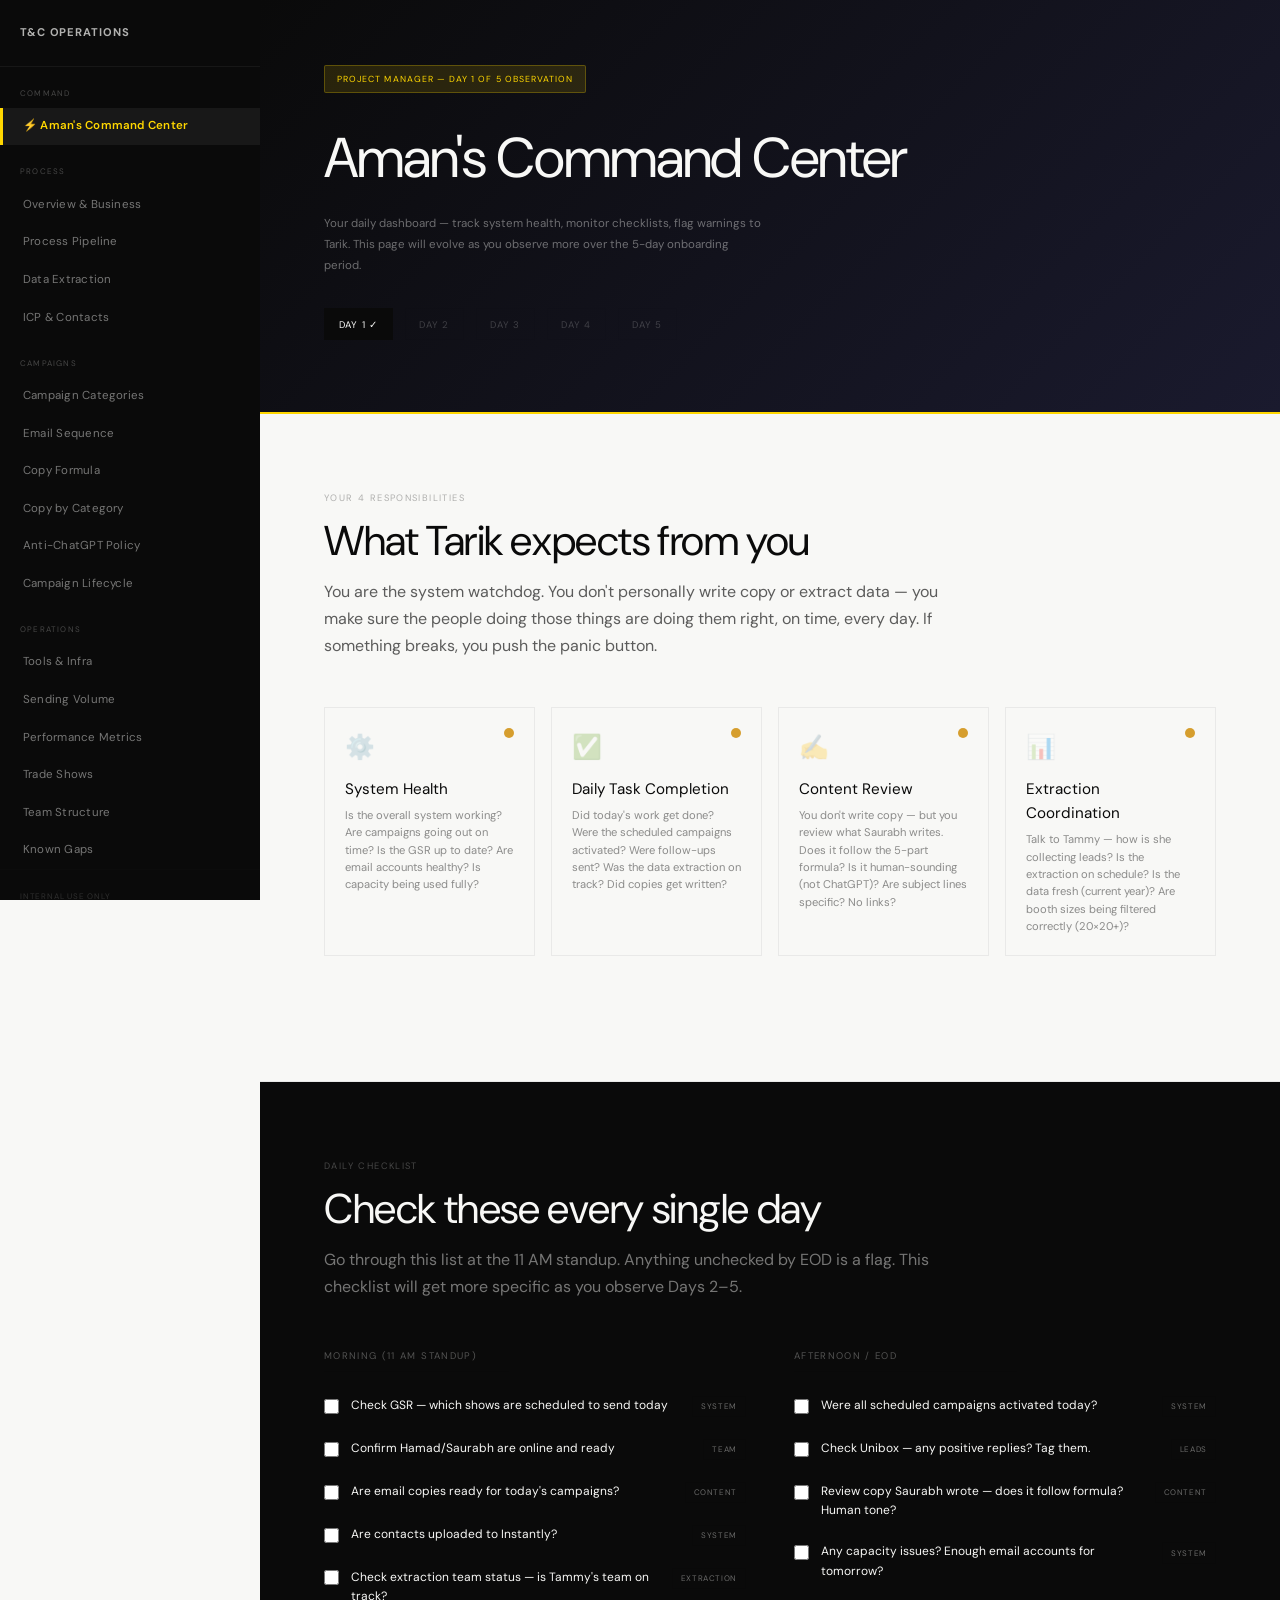
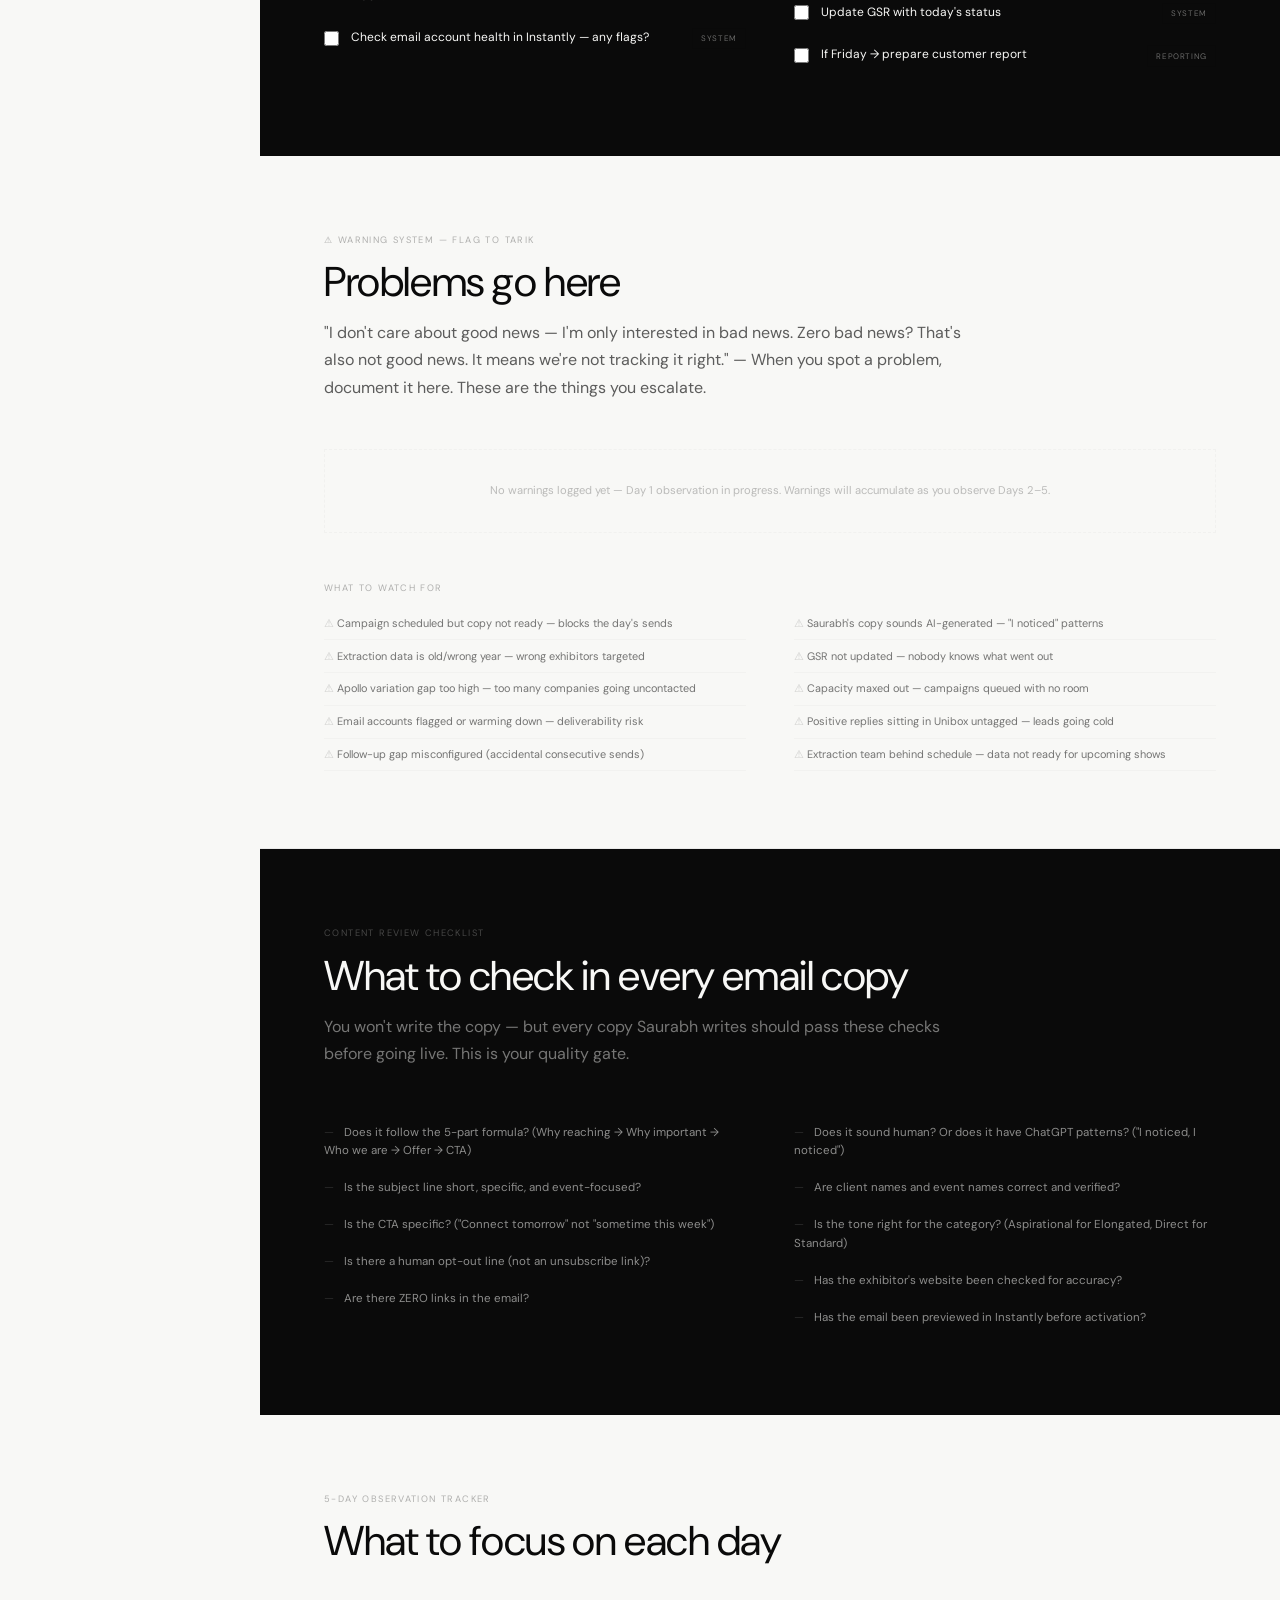
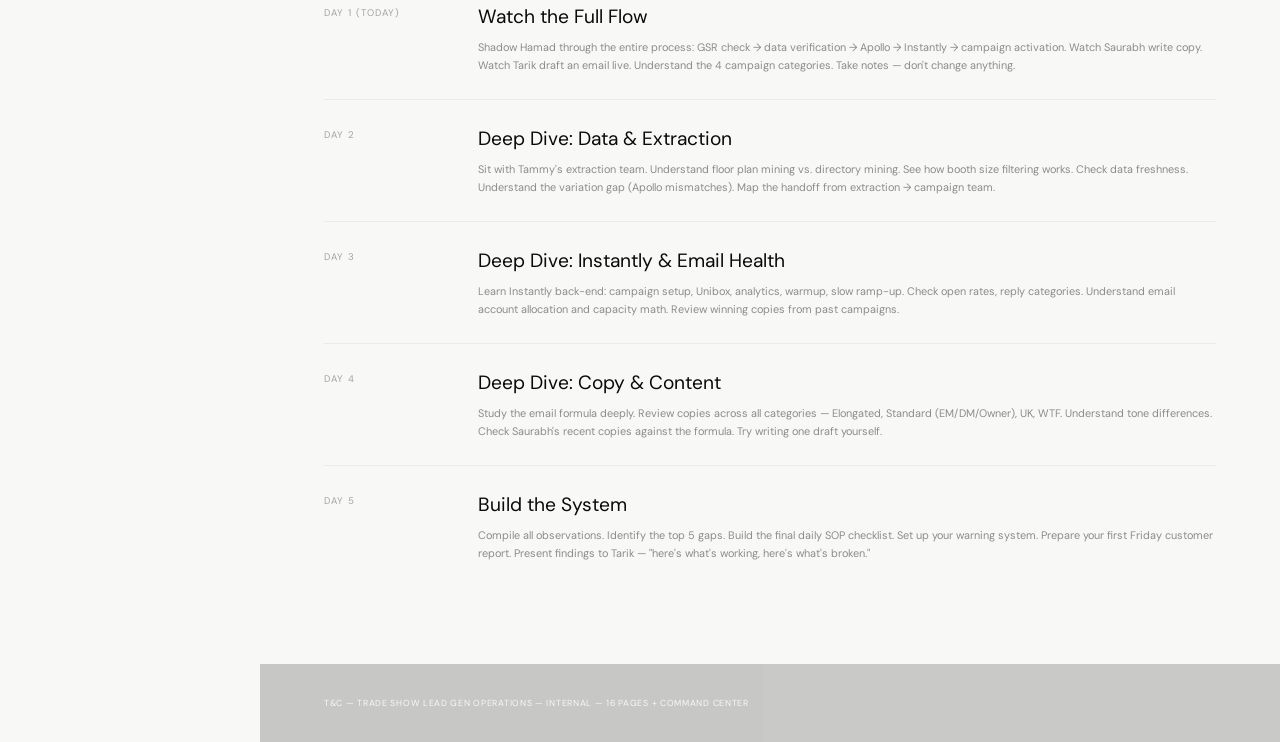
<file: assets/images/Email Marekting Process.html>
<!DOCTYPE html>
<html lang="en">
<head>
<meta charset="UTF-8">
<meta name="viewport" content="width=device-width, initial-scale=1.0">
<title>T&C — Trade Show Lead Gen Operations</title>
<link href="https://fonts.googleapis.com/css2?family=DM+Sans:ital,opsz,wght@0,9..40,300;0,9..40,400;0,9..40,500;0,9..40,600;0,9..40,700;0,9..40,800&display=swap" rel="stylesheet">
<style>
  *,*::before,*::after{margin:0;padding:0;box-sizing:border-box}
  :root{--black:#0a0a0a;--white:#f8f8f6;--red:#e53e3e;--green:#38a169;--yellow:#d69e2e;--font:'DM Sans',sans-serif;--gap:clamp(1.5rem,4vw,3rem);--page-pad:clamp(1.25rem,5vw,5rem)}
  html{font-size:16px;scroll-behavior:smooth}
  body{font-family:var(--font);background:var(--white);color:var(--black);line-height:1.6;-webkit-font-smoothing:antialiased}

  /* LAYOUT */
  .site-shell{min-height:100vh}
  @media(max-width:900px){.sidebar{display:none}.mob-toggle{display:flex !important}}

  /* SIDEBAR */
  .sidebar{position:fixed;top:0;left:0;bottom:0;width:260px;background:var(--black);color:var(--white);overflow-y:auto;z-index:200;display:flex;flex-direction:column}
  .sidebar-brand{padding:1.5rem 1.25rem;font-size:0.7rem;letter-spacing:0.08em;text-transform:uppercase;font-weight:700;opacity:0.7;border-bottom:1px solid rgba(255,255,255,0.08)}
  .sidebar-section-label{padding:1.25rem 1.25rem 0.5rem;font-size:0.5rem;letter-spacing:0.15em;text-transform:uppercase;opacity:0.25}
  .sidebar-link{display:block;padding:0.6rem 1.25rem;font-size:0.72rem;color:var(--white);text-decoration:none;opacity:0.45;transition:all 0.15s;border-left:3px solid transparent;letter-spacing:0.02em}
  .sidebar-link:hover{opacity:0.8;background:rgba(255,255,255,0.04)}
  .sidebar-link.is-active{opacity:1;border-left-color:var(--white);background:rgba(255,255,255,0.06);font-weight:600}
  .sidebar-link.cmd-center{color:#ffd700;opacity:0.7}
  .sidebar-link.cmd-center.is-active{opacity:1;border-left-color:#ffd700}
  .sidebar-footer{margin-top:auto;padding:1.25rem;font-size:0.5rem;letter-spacing:0.1em;text-transform:uppercase;opacity:0.15;border-top:1px solid rgba(255,255,255,0.06)}

  /* MOBILE TOGGLE */
  .mob-toggle{display:none;position:fixed;top:1rem;left:1rem;z-index:300;width:40px;height:40px;background:var(--black);color:var(--white);border:none;border-radius:6px;align-items:center;justify-content:center;font-size:1.2rem;cursor:pointer}
  .sidebar.mob-open{display:flex !important;width:100%;max-width:300px}

  /* MAIN */
  .main-area{margin-left:260px;min-height:100vh}
  @media(max-width:900px){.main-area{margin-left:0}}

  /* PAGE */
  .page{display:none}
  .page.is-active{display:block}

  /* HERO */
  .hero{background:var(--black);color:var(--white);padding:clamp(3rem,8vw,6rem) var(--page-pad) clamp(3rem,6vw,5rem);min-height:60vh;display:flex;flex-direction:column;justify-content:flex-end}
  .hero-eyebrow{font-size:0.6rem;letter-spacing:0.15em;text-transform:uppercase;opacity:0.35;margin-bottom:1.25rem}
  .hero h1{font-size:clamp(2.2rem,5.5vw,4.5rem);font-weight:400;line-height:1.08;max-width:16ch;margin-bottom:1.5rem;letter-spacing:-0.02em}
  .hero-sub{font-size:0.72rem;line-height:1.8;opacity:0.45;max-width:55ch}
  .hero-stats{display:grid;grid-template-columns:repeat(auto-fit,minmax(130px,1fr));gap:1.5rem;margin-top:3rem;padding-top:2rem;border-top:1px solid rgba(255,255,255,0.1)}
  .hero-stat-num{font-size:clamp(1.8rem,3.5vw,2.8rem);font-weight:400;line-height:1;margin-bottom:0.4rem}
  .hero-stat-label{font-size:0.55rem;text-transform:uppercase;letter-spacing:0.1em;opacity:0.35}

  /* SECTION */
  .section{padding:clamp(2.5rem,6vw,5rem) var(--page-pad);border-bottom:1px solid rgba(0,0,0,0.06)}
  .section:last-child{border-bottom:none}
  .section-eyebrow{font-size:0.58rem;letter-spacing:0.15em;text-transform:uppercase;opacity:0.3;margin-bottom:0.75rem}
  .section-headline{font-size:clamp(1.6rem,3.5vw,2.6rem);font-weight:400;line-height:1.15;max-width:24ch;margin-bottom:0.75rem;letter-spacing:-0.01em}
  .section-body{font-size:1rem;line-height:1.7;max-width:58ch;opacity:0.65;margin-bottom:var(--gap)}

  .section-dark{background:var(--black);color:var(--white)}
  .section-dark .section-eyebrow{opacity:0.25}
  .section-dark .section-body{opacity:0.45}
  .section-dark .card{border-color:rgba(255,255,255,0.1)}
  .section-dark .card-body{opacity:0.4}
  .section-dark .card-eyebrow{opacity:0.2}
  .section-dark .data-table th{border-bottom-color:rgba(255,255,255,0.25)}
  .section-dark .data-table td{border-bottom-color:rgba(255,255,255,0.05)}
  .section-dark .bar-track{background:rgba(255,255,255,0.06)}
  .section-dark .bar-fill{background:var(--white)}

  /* GRIDS */
  .two-col{display:grid;grid-template-columns:1fr 1fr;gap:var(--gap)}
  .three-col{display:grid;grid-template-columns:1fr 1fr 1fr;gap:var(--gap)}
  .four-col{display:grid;grid-template-columns:repeat(4,1fr);gap:var(--gap)}
  .five-flow{display:grid;grid-template-columns:repeat(5,1fr);gap:0}
  @media(max-width:768px){.two-col,.three-col{grid-template-columns:1fr}}
  @media(max-width:900px){.four-col{grid-template-columns:1fr 1fr}.five-flow{grid-template-columns:1fr}}

  /* CARD */
  .card{border:1px solid rgba(0,0,0,0.08);padding:clamp(1.25rem,2.5vw,2rem)}
  .card-eyebrow{font-size:0.52rem;letter-spacing:0.14em;text-transform:uppercase;opacity:0.3;margin-bottom:0.65rem}
  .card-title{font-size:clamp(1.2rem,2.2vw,1.6rem);font-weight:400;line-height:1.2;margin-bottom:0.6rem}
  .card-body{font-size:0.85rem;line-height:1.6;opacity:0.55}
  .card-num{font-size:clamp(1.8rem,3.5vw,3rem);font-weight:400;line-height:1;margin-bottom:0.4rem}

  /* TABLE */
  .data-table{width:100%;border-collapse:collapse;font-size:0.72rem}
  .data-table th{text-align:left;font-weight:500;text-transform:uppercase;letter-spacing:0.1em;padding:0.65rem 0.85rem;border-bottom:2px solid var(--black);font-size:0.55rem;opacity:0.35}
  .data-table td{padding:0.65rem 0.85rem;border-bottom:1px solid rgba(0,0,0,0.05);vertical-align:top}
  .data-table tr:last-child td{border-bottom:none}
  .data-table .row-highlight td{font-weight:600;border-top:1px solid var(--black);border-bottom:1px solid var(--black)}
  .section-dark .data-table .row-highlight td{border-color:rgba(255,255,255,0.25)}

  /* BAR */
  .bar-row{display:flex;align-items:center;gap:0.85rem;margin-bottom:0.5rem}
  .bar-label{font-size:0.62rem;width:110px;flex-shrink:0;text-align:right;opacity:0.45}
  .bar-track{flex:1;height:24px;background:rgba(0,0,0,0.04)}
  .bar-fill{height:100%;background:var(--black);transition:width 0.8s ease}
  .bar-value{font-size:0.62rem;width:80px;flex-shrink:0;opacity:0.45}

  /* SEQ FLOW */
  .seq-step{padding:1.5rem 1.2rem;border-right:1px solid rgba(0,0,0,0.06)}
  .seq-step:last-child{border-right:none}
  .seq-num{font-size:0.5rem;letter-spacing:0.14em;text-transform:uppercase;opacity:0.25;margin-bottom:0.75rem}
  .seq-title{font-size:1.1rem;margin-bottom:0.4rem}
  .seq-desc{font-size:0.68rem;opacity:0.45;line-height:1.5}
  @media(max-width:768px){.five-flow .seq-step,.seq-flow .seq-step{border-right:none;border-bottom:1px solid rgba(0,0,0,0.06)}}

  .seq-flow{display:grid;grid-template-columns:repeat(4,1fr);gap:0}
  @media(max-width:768px){.seq-flow{grid-template-columns:1fr}}

  /* STACK */
  .stack-item{display:flex;justify-content:space-between;padding:0.65rem 0;border-bottom:1px solid rgba(0,0,0,0.05);font-size:0.72rem}
  .stack-item:last-child{border-bottom:none}
  .stack-key{opacity:0.45}
  .stack-val{font-weight:500}
  .section-dark .stack-item{border-bottom-color:rgba(255,255,255,0.05)}

  /* CHECKLIST */
  .check-item{font-size:0.72rem;padding:0.55rem 0;border-bottom:1px solid rgba(0,0,0,0.04);opacity:0.55}
  .check-item::before{content:'—';margin-right:0.65rem;opacity:0.25}

  /* CALLOUT */
  .callout{border-left:3px solid var(--black);padding:1.25rem 1.75rem;margin-top:var(--gap)}
  .callout p{font-size:1.05rem;font-style:italic;line-height:1.6;opacity:0.6}
  .section-dark .callout{border-left-color:var(--white)}

  /* REDFLAG */
  .redflag{font-size:0.68rem;padding:0.45rem 0;opacity:0.55;border-bottom:1px solid rgba(0,0,0,0.04)}
  .redflag::before{content:'⚠ ';opacity:0.3}

  /* TIMELINE */
  .timeline-month{display:grid;grid-template-columns:130px 1fr;gap:1.5rem;padding:1.5rem 0;border-bottom:1px solid rgba(0,0,0,0.05)}
  .timeline-month:last-child{border-bottom:none}
  .tl-label{font-size:0.6rem;letter-spacing:0.1em;text-transform:uppercase;opacity:0.35;padding-top:0.2rem}
  .tl-goal{font-size:1.2rem;margin-bottom:0.4rem}
  .tl-detail{font-size:0.68rem;opacity:0.45;line-height:1.65}

  /* PROFILE */
  .profile-card{border:1px solid rgba(255,255,255,0.1);padding:clamp(1.25rem,2.5vw,2rem)}
  .profile-name{font-size:1.3rem;margin-bottom:0.3rem}
  .profile-role{font-size:0.55rem;letter-spacing:0.1em;text-transform:uppercase;opacity:0.35;margin-bottom:0.85rem}
  .profile-detail{font-size:0.8rem;line-height:1.6;opacity:0.45}

  /* FUNNEL */
  .funnel-step{display:flex;align-items:baseline;gap:1.25rem;padding:1rem 0;border-bottom:1px solid rgba(0,0,0,0.05)}
  .funnel-step:last-child{border-bottom:none}
  .funnel-pct{font-size:1.6rem;font-weight:400;min-width:70px;text-align:right}
  .funnel-label{font-size:0.65rem;opacity:0.45;text-transform:uppercase;letter-spacing:0.06em}

  /* EMAIL PREVIEW */
  .email-preview{border:1px solid rgba(0,0,0,0.08);padding:clamp(1.25rem,2.5vw,1.75rem);font-size:0.75rem;line-height:1.65;background:rgba(0,0,0,0.012)}
  .email-preview .ep-label{font-size:0.5rem;letter-spacing:0.12em;text-transform:uppercase;opacity:0.3;margin-bottom:0.85rem;display:block}
  .email-preview .ep-subject{font-weight:600;margin-bottom:0.5rem;font-size:0.82rem}
  .email-preview .ep-body{opacity:0.55}
  .email-preview .ep-body em{font-style:italic;opacity:0.5}

  /* FORMULA */
  .formula-row{display:grid;grid-template-columns:32px 1fr;gap:0.85rem;padding:1rem 0;border-bottom:1px solid rgba(0,0,0,0.05);align-items:start}
  .formula-row:last-child{border-bottom:none}
  .formula-num{font-size:1.3rem;opacity:0.15;text-align:right}
  .formula-title{font-size:1rem;margin-bottom:0.2rem}
  .formula-desc{font-size:0.68rem;opacity:0.45;line-height:1.5}

  /* ═══ COMMAND CENTER ═══ */
  .cmd-hero{background:linear-gradient(135deg,#0a0a0a 0%,#1a1a2e 100%);color:var(--white);padding:clamp(2.5rem,5vw,4rem) var(--page-pad);border-bottom:2px solid #ffd700}
  .cmd-hero h1{font-size:clamp(2rem,4.5vw,3.5rem);font-weight:400;margin-bottom:0.75rem;letter-spacing:-0.02em}
  .cmd-hero .hero-sub{opacity:0.4}
  .cmd-badge{display:inline-block;padding:0.35rem 0.75rem;background:rgba(255,215,0,0.12);border:1px solid rgba(255,215,0,0.25);color:#ffd700;font-size:0.55rem;letter-spacing:0.12em;text-transform:uppercase;border-radius:2px;margin-bottom:1.25rem}

  .cmd-grid{display:grid;grid-template-columns:repeat(4,1fr);gap:1rem;margin-bottom:var(--gap)}
  @media(max-width:900px){.cmd-grid{grid-template-columns:1fr 1fr}}
  @media(max-width:560px){.cmd-grid{grid-template-columns:1fr}}

  .cmd-card{border:1px solid rgba(0,0,0,0.06);padding:1.25rem;position:relative}
  .cmd-card-icon{font-size:1.5rem;margin-bottom:0.65rem;opacity:0.3}
  .cmd-card-title{font-size:0.95rem;margin-bottom:0.35rem}
  .cmd-card-desc{font-size:0.7rem;opacity:0.45;line-height:1.55}
  .cmd-card-status{position:absolute;top:1.25rem;right:1.25rem;width:10px;height:10px;border-radius:50%;background:#ccc}
  .cmd-card-status.green{background:var(--green)}
  .cmd-card-status.yellow{background:var(--yellow)}
  .cmd-card-status.red{background:var(--red)}

  .checklist-section{margin-bottom:var(--gap)}
  .checklist-title{font-size:0.6rem;letter-spacing:0.14em;text-transform:uppercase;opacity:0.3;margin-bottom:0.85rem;padding-bottom:0.5rem;border-bottom:1px solid rgba(0,0,0,0.06)}
  .cl-item{display:flex;align-items:flex-start;gap:0.75rem;padding:0.65rem 0;border-bottom:1px solid rgba(0,0,0,0.035);font-size:0.75rem;cursor:pointer;transition:opacity 0.2s}
  .cl-item input[type="checkbox"]{margin-top:0.15rem;accent-color:var(--black);width:15px;height:15px;cursor:pointer;flex-shrink:0}
  .cl-item.checked{opacity:0.3;text-decoration:line-through}
  .cl-item-text{flex:1}
  .cl-item-tag{font-size:0.5rem;letter-spacing:0.08em;text-transform:uppercase;padding:0.2rem 0.5rem;border:1px solid rgba(0,0,0,0.1);opacity:0.4;white-space:nowrap}

  .warning-box{border:1px solid var(--red);background:rgba(229,62,62,0.03);padding:1.25rem;margin-bottom:0.75rem}
  .warning-box-title{font-size:0.82rem;color:var(--red);margin-bottom:0.35rem}
  .warning-box-desc{font-size:0.7rem;opacity:0.5;line-height:1.5}
  .warning-placeholder{border:1px dashed rgba(0,0,0,0.1);padding:2rem;text-align:center;font-size:0.7rem;opacity:0.25;margin-bottom:0.75rem}

  .obs-day{display:inline-flex;align-items:center;gap:0.5rem;padding:0.45rem 0.85rem;border:1px solid rgba(0,0,0,0.08);font-size:0.6rem;letter-spacing:0.08em;text-transform:uppercase;margin-right:0.5rem;margin-bottom:0.5rem}
  .obs-day.active{background:var(--black);color:var(--white);border-color:var(--black)}
  .obs-day.future{opacity:0.2}

  footer{background:var(--black);color:var(--white);padding:2rem var(--page-pad);font-size:0.55rem;letter-spacing:0.08em;text-transform:uppercase;opacity:0.2}
</style>
</head>
<body>

<button class="mob-toggle" onclick="document.querySelector('.sidebar').classList.toggle('mob-open')">☰</button>

<div class="site-shell">

<!-- ═══ SIDEBAR ═══ -->
<aside class="sidebar">
  <div class="sidebar-brand">T&C Operations</div>

  <div class="sidebar-section-label">Command</div>
  <a class="sidebar-link cmd-center" href="#command" data-page="command">⚡ Aman's Command Center</a>

  <div class="sidebar-section-label">Process</div>
  <a class="sidebar-link" href="#overview" data-page="overview">Overview &amp; Business</a>
  <a class="sidebar-link" href="#pipeline" data-page="pipeline">Process Pipeline</a>
  <a class="sidebar-link" href="#extraction" data-page="extraction">Data Extraction</a>
  <a class="sidebar-link" href="#icp" data-page="icp">ICP &amp; Contacts</a>

  <div class="sidebar-section-label">Campaigns</div>
  <a class="sidebar-link" href="#categories" data-page="categories">Campaign Categories</a>
  <a class="sidebar-link" href="#sequence" data-page="sequence">Email Sequence</a>
  <a class="sidebar-link" href="#copyformula" data-page="copyformula">Copy Formula</a>
  <a class="sidebar-link" href="#copystrategy" data-page="copystrategy">Copy by Category</a>
  <a class="sidebar-link" href="#antigpt" data-page="antigpt">Anti-ChatGPT Policy</a>
  <a class="sidebar-link" href="#lifecycle" data-page="lifecycle">Campaign Lifecycle</a>

  <div class="sidebar-section-label">Operations</div>
  <a class="sidebar-link" href="#tools" data-page="tools">Tools &amp; Infra</a>
  <a class="sidebar-link" href="#volume" data-page="volume">Sending Volume</a>
  <a class="sidebar-link" href="#metrics" data-page="metrics">Performance Metrics</a>
  <a class="sidebar-link" href="#shows" data-page="shows">Trade Shows</a>
  <a class="sidebar-link" href="#team" data-page="team">Team Structure</a>
  <a class="sidebar-link" href="#gaps" data-page="gaps">Known Gaps</a>

  <div class="sidebar-footer">Internal Use Only</div>
</aside>

<!-- ═══ MAIN ═══ -->
<div class="main-area">

<!-- ════════════════════════════════════════ -->
<!-- PAGE: COMMAND CENTER                     -->
<!-- ════════════════════════════════════════ -->
<div class="page is-active" id="page-command" data-page="command">
  <div class="cmd-hero">
    <div class="cmd-badge">Project Manager — Day 1 of 5 Observation</div>
    <h1>Aman's Command Center</h1>
    <div class="hero-sub">Your daily dashboard — track system health, monitor checklists, flag warnings to Tarik. This page will evolve as you observe more over the 5-day onboarding period.</div>
    <div style="margin-top:2rem;">
      <span class="obs-day active">Day 1 ✓</span>
      <span class="obs-day future">Day 2</span>
      <span class="obs-day future">Day 3</span>
      <span class="obs-day future">Day 4</span>
      <span class="obs-day future">Day 5</span>
    </div>
  </div>

  <section class="section">
    <div class="section-eyebrow">Your 4 Responsibilities</div>
    <div class="section-headline">What Tarik expects from you</div>
    <div class="section-body">You are the system watchdog. You don't personally write copy or extract data — you make sure the people doing those things are doing them right, on time, every day. If something breaks, you push the panic button.</div>

    <div class="cmd-grid">
      <div class="cmd-card">
        <div class="cmd-card-status yellow"></div>
        <div class="cmd-card-icon">⚙️</div>
        <div class="cmd-card-title">System Health</div>
        <div class="cmd-card-desc">Is the overall system working? Are campaigns going out on time? Is the GSR up to date? Are email accounts healthy? Is capacity being used fully?</div>
      </div>
      <div class="cmd-card">
        <div class="cmd-card-status yellow"></div>
        <div class="cmd-card-icon">✅</div>
        <div class="cmd-card-title">Daily Task Completion</div>
        <div class="cmd-card-desc">Did today's work get done? Were the scheduled campaigns activated? Were follow-ups sent? Was the data extraction on track? Did copies get written?</div>
      </div>
      <div class="cmd-card">
        <div class="cmd-card-status yellow"></div>
        <div class="cmd-card-icon">✍️</div>
        <div class="cmd-card-title">Content Review</div>
        <div class="cmd-card-desc">You don't write copy — but you review what Saurabh writes. Does it follow the 5-part formula? Is it human-sounding (not ChatGPT)? Are subject lines specific? No links?</div>
      </div>
      <div class="cmd-card">
        <div class="cmd-card-status yellow"></div>
        <div class="cmd-card-icon">📊</div>
        <div class="cmd-card-title">Extraction Coordination</div>
        <div class="cmd-card-desc">Talk to Tammy — how is she collecting leads? Is the extraction on schedule? Is the data fresh (current year)? Are booth sizes being filtered correctly (20×20+)?</div>
      </div>
    </div>
  </section>

  <section class="section section-dark">
    <div class="section-eyebrow">Daily Checklist</div>
    <div class="section-headline">Check these every single day</div>
    <div class="section-body">Go through this list at the 11 AM standup. Anything unchecked by EOD is a flag. This checklist will get more specific as you observe Days 2–5.</div>

    <div class="two-col">
      <div>
        <div class="checklist-title">Morning (11 AM Standup)</div>
        <div class="cl-item" onclick="this.classList.toggle('checked');this.querySelector('input').checked=!this.querySelector('input').checked">
          <input type="checkbox"><div class="cl-item-text">Check GSR — which shows are scheduled to send today</div><span class="cl-item-tag">System</span>
        </div>
        <div class="cl-item" onclick="this.classList.toggle('checked');this.querySelector('input').checked=!this.querySelector('input').checked">
          <input type="checkbox"><div class="cl-item-text">Confirm Hamad/Saurabh are online and ready</div><span class="cl-item-tag">Team</span>
        </div>
        <div class="cl-item" onclick="this.classList.toggle('checked');this.querySelector('input').checked=!this.querySelector('input').checked">
          <input type="checkbox"><div class="cl-item-text">Are email copies ready for today's campaigns?</div><span class="cl-item-tag">Content</span>
        </div>
        <div class="cl-item" onclick="this.classList.toggle('checked');this.querySelector('input').checked=!this.querySelector('input').checked">
          <input type="checkbox"><div class="cl-item-text">Are contacts uploaded to Instantly?</div><span class="cl-item-tag">System</span>
        </div>
        <div class="cl-item" onclick="this.classList.toggle('checked');this.querySelector('input').checked=!this.querySelector('input').checked">
          <input type="checkbox"><div class="cl-item-text">Check extraction team status — is Tammy's team on track?</div><span class="cl-item-tag">Extraction</span>
        </div>
        <div class="cl-item" onclick="this.classList.toggle('checked');this.querySelector('input').checked=!this.querySelector('input').checked">
          <input type="checkbox"><div class="cl-item-text">Check email account health in Instantly — any flags?</div><span class="cl-item-tag">System</span>
        </div>
      </div>
      <div>
        <div class="checklist-title">Afternoon / EOD</div>
        <div class="cl-item" onclick="this.classList.toggle('checked');this.querySelector('input').checked=!this.querySelector('input').checked">
          <input type="checkbox"><div class="cl-item-text">Were all scheduled campaigns activated today?</div><span class="cl-item-tag">System</span>
        </div>
        <div class="cl-item" onclick="this.classList.toggle('checked');this.querySelector('input').checked=!this.querySelector('input').checked">
          <input type="checkbox"><div class="cl-item-text">Check Unibox — any positive replies? Tag them.</div><span class="cl-item-tag">Leads</span>
        </div>
        <div class="cl-item" onclick="this.classList.toggle('checked');this.querySelector('input').checked=!this.querySelector('input').checked">
          <input type="checkbox"><div class="cl-item-text">Review copy Saurabh wrote — does it follow formula? Human tone?</div><span class="cl-item-tag">Content</span>
        </div>
        <div class="cl-item" onclick="this.classList.toggle('checked');this.querySelector('input').checked=!this.querySelector('input').checked">
          <input type="checkbox"><div class="cl-item-text">Any capacity issues? Enough email accounts for tomorrow?</div><span class="cl-item-tag">System</span>
        </div>
        <div class="cl-item" onclick="this.classList.toggle('checked');this.querySelector('input').checked=!this.querySelector('input').checked">
          <input type="checkbox"><div class="cl-item-text">Update GSR with today's status</div><span class="cl-item-tag">System</span>
        </div>
        <div class="cl-item" onclick="this.classList.toggle('checked');this.querySelector('input').checked=!this.querySelector('input').checked">
          <input type="checkbox"><div class="cl-item-text">If Friday → prepare customer report</div><span class="cl-item-tag">Reporting</span>
        </div>
      </div>
    </div>
  </section>

  <section class="section">
    <div class="section-eyebrow">⚠ Warning System — Flag to Tarik</div>
    <div class="section-headline">Problems go here</div>
    <div class="section-body">"I don't care about good news — I'm only interested in bad news. Zero bad news? That's also not good news. It means we're not tracking it right." — When you spot a problem, document it here. These are the things you escalate.</div>

    <div class="warning-placeholder">No warnings logged yet — Day 1 observation in progress. Warnings will accumulate as you observe Days 2–5.</div>

    <div class="section-eyebrow" style="margin-top:var(--gap)">What to watch for</div>
    <div class="two-col">
      <div>
        <div class="redflag">Campaign scheduled but copy not ready — blocks the day's sends</div>
        <div class="redflag">Extraction data is old/wrong year — wrong exhibitors targeted</div>
        <div class="redflag">Apollo variation gap too high — too many companies going uncontacted</div>
        <div class="redflag">Email accounts flagged or warming down — deliverability risk</div>
        <div class="redflag">Follow-up gap misconfigured (accidental consecutive sends)</div>
      </div>
      <div>
        <div class="redflag">Saurabh's copy sounds AI-generated — "I noticed" patterns</div>
        <div class="redflag">GSR not updated — nobody knows what went out</div>
        <div class="redflag">Capacity maxed out — campaigns queued with no room</div>
        <div class="redflag">Positive replies sitting in Unibox untagged — leads going cold</div>
        <div class="redflag">Extraction team behind schedule — data not ready for upcoming shows</div>
      </div>
    </div>
  </section>

  <section class="section section-dark">
    <div class="section-eyebrow">Content Review Checklist</div>
    <div class="section-headline">What to check in every email copy</div>
    <div class="section-body">You won't write the copy — but every copy Saurabh writes should pass these checks before going live. This is your quality gate.</div>
    <div class="two-col">
      <div>
        <div class="check-item">Does it follow the 5-part formula? (Why reaching → Why important → Who we are → Offer → CTA)</div>
        <div class="check-item">Is the subject line short, specific, and event-focused?</div>
        <div class="check-item">Is the CTA specific? ("Connect tomorrow" not "sometime this week")</div>
        <div class="check-item">Is there a human opt-out line (not an unsubscribe link)?</div>
        <div class="check-item">Are there ZERO links in the email?</div>
      </div>
      <div>
        <div class="check-item">Does it sound human? Or does it have ChatGPT patterns? ("I noticed, I noticed")</div>
        <div class="check-item">Are client names and event names correct and verified?</div>
        <div class="check-item">Is the tone right for the category? (Aspirational for Elongated, Direct for Standard)</div>
        <div class="check-item">Has the exhibitor's website been checked for accuracy?</div>
        <div class="check-item">Has the email been previewed in Instantly before activation?</div>
      </div>
    </div>
  </section>

  <section class="section">
    <div class="section-eyebrow">5-Day Observation Tracker</div>
    <div class="section-headline">What to focus on each day</div>
    <div class="timeline-month"><div class="tl-label">Day 1 (Today)</div><div><div class="tl-goal">Watch the Full Flow</div><div class="tl-detail">Shadow Hamad through the entire process: GSR check → data verification → Apollo → Instantly → campaign activation. Watch Saurabh write copy. Watch Tarik draft an email live. Understand the 4 campaign categories. Take notes — don't change anything.</div></div></div>
    <div class="timeline-month"><div class="tl-label">Day 2</div><div><div class="tl-goal">Deep Dive: Data &amp; Extraction</div><div class="tl-detail">Sit with Tammy's extraction team. Understand floor plan mining vs. directory mining. See how booth size filtering works. Check data freshness. Understand the variation gap (Apollo mismatches). Map the handoff from extraction → campaign team.</div></div></div>
    <div class="timeline-month"><div class="tl-label">Day 3</div><div><div class="tl-goal">Deep Dive: Instantly &amp; Email Health</div><div class="tl-detail">Learn Instantly back-end: campaign setup, Unibox, analytics, warmup, slow ramp-up. Check open rates, reply categories. Understand email account allocation and capacity math. Review winning copies from past campaigns.</div></div></div>
    <div class="timeline-month"><div class="tl-label">Day 4</div><div><div class="tl-goal">Deep Dive: Copy &amp; Content</div><div class="tl-detail">Study the email formula deeply. Review copies across all categories — Elongated, Standard (EM/DM/Owner), UK, WTF. Understand tone differences. Check Saurabh's recent copies against the formula. Try writing one draft yourself.</div></div></div>
    <div class="timeline-month"><div class="tl-label">Day 5</div><div><div class="tl-goal">Build the System</div><div class="tl-detail">Compile all observations. Identify the top 5 gaps. Build the final daily SOP checklist. Set up your warning system. Prepare your first Friday customer report. Present findings to Tarik — "here's what's working, here's what's broken."</div></div></div>
  </section>
</div>


<!-- ════════════════════════════════════════ -->
<!-- PAGE: OVERVIEW                           -->
<!-- ════════════════════════════════════════ -->
<div class="page" id="page-overview" data-page="overview">
  <section class="hero">
    <div class="hero-eyebrow">01 — The Business</div>
    <h1>A marketing agency for trade show booth builders.</h1>
    <div class="hero-sub">Built from direct trade show execution experience. The founder traveled to events, managed booths, and realized 85% of builders can't market themselves. The agency fills that gap with cold email lead generation.</div>
    <div class="hero-stats">
      <div><div class="hero-stat-num">$6–7M</div><div class="hero-stat-label">Lead value (2024)</div></div>
      <div><div class="hero-stat-num">85%</div><div class="hero-stat-label">Builders can't market</div></div>
      <div><div class="hero-stat-num">50+</div><div class="hero-stat-label">Builder connections (US)</div></div>
      <div><div class="hero-stat-num">3</div><div class="hero-stat-label">Active customers</div></div>
    </div>
  </section>
  <section class="section">
    <div class="section-headline">How the agency works</div>
    <div class="section-body">Booth builders (carpenters, fabricators, interior decorators) need leads but don't know marketing. Companies like Infosys or Wells Fargo never hire carpenters directly — they outsource booth building. The agency sits in that chain, generating exhibitor leads for the builders via cold email outreach.</div>
    <div class="two-col">
      <div>
        <div class="stack-item"><span class="stack-key">Niche</span><span class="stack-val">Trade show booth builders only</span></div>
        <div class="stack-item"><span class="stack-key">Service</span><span class="stack-val">Cold email lead generation</span></div>
        <div class="stack-item"><span class="stack-key">Primary customer</span><span class="stack-val">Reaction Space</span></div>
        <div class="stack-item"><span class="stack-key">Markets</span><span class="stack-val">US + UK trade shows</span></div>
        <div class="stack-item"><span class="stack-key">Core offer to exhibitors</span><span class="stack-val">Complementary booth design concept (free)</span></div>
        <div class="stack-item"><span class="stack-key">Founder background</span><span class="stack-val">Deloitte → Wells Fargo → Google</span></div>
        <div class="stack-item"><span class="stack-key">Focus policy</span><span class="stack-val">Refused NTT Data to stay in niche</span></div>
        <div class="stack-item"><span class="stack-key">Other ventures</span><span class="stack-val">Pharma company + Exeterly platform</span></div>
      </div>
      <div>
        <div class="card"><div class="card-eyebrow">Complementary Booth Design</div><div class="card-title">The core hook</div><div class="card-body">The agency offers exhibitors a free booth design concept — a professional 3D render of their booth. This is a paid service internally (worth ₹1L+) given away as the conversation opener. If the exhibitor likes it, they engage the builder for the full build.</div></div>
        <div class="card" style="margin-top:var(--gap)"><div class="card-eyebrow">Why not diversify?</div><div class="card-body">"I don't want to defocus. There's a company called NTT Data — they want me to manage their virtual events. I'm not even interested. I just want to stay in this niche and deliver results."</div></div>
      </div>
    </div>
  </section>
</div>


<!-- ════════════════════════════════════════ -->
<!-- PAGE: PIPELINE                           -->
<!-- ════════════════════════════════════════ -->
<div class="page" id="page-pipeline" data-page="pipeline">
  <section class="hero">
    <div class="hero-eyebrow">02 — Process Pipeline</div>
    <h1>Five stages from trade show list to campaign.</h1>
    <div class="hero-sub">Every lead starts with a trade show list from the customer and ends with an outbound campaign on Instantly.</div>
  </section>
  <section class="section">
    <div class="five-flow">
      <div class="seq-step"><div class="seq-num">Step 01</div><div class="seq-title">Trade Show List</div><div class="seq-desc">Customer provides upcoming trade shows to target.</div></div>
      <div class="seq-step"><div class="seq-num">Step 02</div><div class="seq-title">Data Extraction</div><div class="seq-desc">Tammy's team mines exhibitor data from floor plans or directories.</div></div>
      <div class="seq-step"><div class="seq-num">Step 03</div><div class="seq-title">Filtering &amp; CSV</div><div class="seq-desc">Filter by booth size (20×20+), check data freshness, create CSVs.</div></div>
      <div class="seq-step"><div class="seq-num">Step 04</div><div class="seq-title">Apollo Enrichment</div><div class="seq-desc">Upload to Apollo. Extract contacts by ICP. Verified emails only.</div></div>
      <div class="seq-step"><div class="seq-num">Step 05</div><div class="seq-title">Instantly Campaigns</div><div class="seq-desc">Upload contacts. Create campaigns by category. Activate.</div></div>
    </div>
    <div class="callout"><p>"We get the list from the customer. Tammy's team extracts. I create CSVs, upload to Apollo, get contacts, then upload on Instantly by creating new campaigns for each trade show."</p></div>
  </section>
</div>


<!-- ════════════════════════════════════════ -->
<!-- PAGE: EXTRACTION                         -->
<!-- ════════════════════════════════════════ -->
<div class="page" id="page-extraction" data-page="extraction">
  <section class="hero"><div class="hero-eyebrow">03 — Data Extraction</div><h1>Floor plans and directories.</h1><div class="hero-sub">The extraction team mines exhibitor data — the foundation of the entire pipeline.</div></section>
  <section class="section">
    <div class="two-col">
      <div>
        <table class="data-table"><thead><tr><th>Data Point</th><th>Floor Plan</th><th>Directory</th></tr></thead><tbody><tr><td>Exhibitor Name</td><td>✓</td><td>✓</td></tr><tr><td>Booth Number</td><td>✓</td><td>✗</td></tr><tr><td>Booth Size</td><td>✓</td><td>✗</td></tr><tr><td>Company URL</td><td>✓</td><td>✓</td></tr></tbody></table>
        <div style="margin-top:var(--gap)">
          <table class="data-table"><thead><tr><th>Filter</th><th>Value</th></tr></thead><tbody><tr><td>Booth size</td><td>20×20 and above</td></tr><tr><td>Fallback</td><td>10×30 (~300 sq ft)</td></tr><tr><td>Company size</td><td>≤ 5,000 employees</td></tr><tr><td>Email status</td><td>Verified only</td></tr><tr><td>Data freshness</td><td>Current year preferred</td></tr></tbody></table>
        </div>
      </div>
      <div>
        <div class="card"><div class="card-eyebrow">US Example</div><div class="card-body" style="opacity:0.65">Extracted: <strong>493</strong> → After filter: <strong>237</strong> → Apollo match: <strong>176</strong> → Gap: <strong>51</strong> uncontacted</div></div>
        <div class="card" style="margin-top:var(--gap)"><div class="card-eyebrow">UK Example</div><div class="card-body" style="opacity:0.65">Extracted: <strong>114</strong> → Usable: <strong>112</strong>. UK often only has directories (2 data points).</div></div>
        <div class="card" style="margin-top:var(--gap)"><div class="card-eyebrow">Pre-Copy Research</div><div class="card-body">"Whenever I give you a copy, you have to check the website. Third-party info must be verified." The company website is the investigator — always verify before writing.</div></div>
      </div>
    </div>
  </section>
</div>


<!-- ════════════════════════════════════════ -->
<!-- PAGE: ICP                                -->
<!-- ════════════════════════════════════════ -->
<div class="page" id="page-icp" data-page="icp">
  <section class="hero"><div class="hero-eyebrow">04 — ICP &amp; Contacts</div><h1>Three segments, five contacts per company.</h1></section>
  <section class="section">
    <div class="three-col">
      <div class="card"><div class="card-eyebrow">Segment 1</div><div class="card-title">Event Managers</div><div class="card-body">Event Managers, Event Marketing Managers, Field Marketing Managers. Task-oriented. Lowest reply rate. Copy speaks to logistics.</div></div>
      <div class="card"><div class="card-eyebrow">Segment 2</div><div class="card-title">Decision Makers</div><div class="card-body">VPs, Directors, Senior Directors, Heads. Strong replies. ~251 per batch. Copy speaks to strategic value.</div></div>
      <div class="card"><div class="card-eyebrow">Segment 3</div><div class="card-title">Owners / C-Level</div><div class="card-body">CEOs, Founders, C-suite. Highest replies. ~305 per batch. Most direct copy + immediate CTA.</div></div>
    </div>
  </section>
</div>


<!-- ════════════════════════════════════════ -->
<!-- PAGE: CATEGORIES                         -->
<!-- ════════════════════════════════════════ -->
<div class="page" id="page-categories" data-page="categories">
  <section class="hero"><div class="hero-eyebrow">05 — Campaign Categories</div><h1>Four types based on event proximity.</h1></section>
  <section class="section">
    <div class="four-col">
      <div class="card"><div class="card-eyebrow">Elongated</div><div class="card-num" style="font-size:1.8rem">11 mo</div><div class="card-body">Single generic campaign. Brand awareness. No offer. 7-day follow-up gap.</div></div>
      <div class="card"><div class="card-eyebrow">Standard</div><div class="card-num" style="font-size:1.8rem">7–9 mo</div><div class="card-body">3 campaigns (EM/DM/Owner). Complementary offer. 5-day gap. Highest volume.</div></div>
      <div class="card"><div class="card-eyebrow">UK</div><div class="card-num" style="font-size:1.8rem">Ongoing</div><div class="card-body">No category split. Single flow. 8 AM / 10 AM send times.</div></div>
      <div class="card"><div class="card-eyebrow">Walk the Floor</div><div class="card-num" style="font-size:1.8rem">3–4 wk</div><div class="card-body">Vendor attending. Personal tone. "I'll stop by your booth." WTF internally.</div></div>
    </div>
    <div style="margin-top:var(--gap)">
      <table class="data-table"><thead><tr><th>Parameter</th><th>Elongated</th><th>Standard</th><th>UK</th><th>WTF</th></tr></thead><tbody><tr><td>ICP split</td><td>No</td><td>Yes (3)</td><td>No</td><td>No</td></tr><tr><td>Offer disclosed</td><td>No</td><td>Yes</td><td>Yes</td><td>Yes</td></tr><tr><td>Follow-up gap</td><td>7 days</td><td>5 days</td><td>7 days</td><td>5 days</td></tr><tr><td>New contact time</td><td>10 AM</td><td>10 AM</td><td>8 AM</td><td>10 AM</td></tr><tr><td>Follow-up time</td><td>12 PM</td><td>12 PM</td><td>10 AM</td><td>12 PM</td></tr></tbody></table>
    </div>
  </section>
</div>


<!-- ════════════════════════════════════════ -->
<!-- PAGE: SEQUENCE                           -->
<!-- ════════════════════════════════════════ -->
<div class="page" id="page-sequence" data-page="sequence">
  <section class="hero"><div class="hero-eyebrow">06 — Email Sequence</div><h1>1 initial + 3 follow-ups. Plain text. No links.</h1></section>
  <section class="section">
    <div class="seq-flow">
      <div class="seq-step"><div class="seq-num">Email 1</div><div class="seq-title">Initial</div><div class="seq-desc">Longest. Full formula. 10 AM (US) / 8 AM (UK).</div></div>
      <div class="seq-step"><div class="seq-num">Email 2</div><div class="seq-title">Offer Reminder</div><div class="seq-desc">Short. Complementary design. Curiosity. 12 PM.</div></div>
      <div class="seq-step"><div class="seq-num">Email 3</div><div class="seq-title">Urgency</div><div class="seq-desc">"October is closer than it looks." Time pressure.</div></div>
      <div class="seq-step"><div class="seq-num">Email 4</div><div class="seq-title">Breakup</div><div class="seq-desc">"Last note from me." Triggers final response.</div></div>
    </div>
    <div class="two-col" style="margin-top:var(--gap)">
      <div class="card"><div class="card-eyebrow">Critical Rule</div><div class="card-title">Zero links in any email</div><div class="card-body">Links trigger spam. Every email is plain text. Opt-out is a human sentence: "If you already have your builder, let me know and I won't follow up."</div></div>
      <div class="card"><div class="card-eyebrow">Why 4 not 5?</div><div class="card-body">"After the third email they just leave — they don't read. So we reduced from five to four."</div></div>
    </div>
  </section>
</div>


<!-- ════════════════════════════════════════ -->
<!-- PAGE: COPY FORMULA                       -->
<!-- ════════════════════════════════════════ -->
<div class="page" id="page-copyformula" data-page="copyformula">
  <section class="hero"><div class="hero-eyebrow">07 — Copy Formula</div><h1>Five elements, every email, every time.</h1></section>
  <section class="section">
    <div class="two-col">
      <div>
        <div class="formula-row"><div class="formula-num">1</div><div><div class="formula-title">Why am I reaching out?</div><div class="formula-desc">"I was looking at the floor plan for one of our customers and noticed [Company]." Context — not random.</div></div></div>
        <div class="formula-row"><div class="formula-num">2</div><div><div class="formula-title">Why is this important for you?</div><div class="formula-desc">"With 3,400 exhibitors, the stands that start the right conversations are the ones built to stand out."</div></div></div>
        <div class="formula-row"><div class="formula-num">3</div><div><div class="formula-title">Who are we?</div><div class="formula-desc">"We're Reaction Space — we've built for [Client Names]." Keep it to 1–2 lines. Credibility, not a pitch deck.</div></div></div>
        <div class="formula-row"><div class="formula-num">4</div><div><div class="formula-title">What are we offering?</div><div class="formula-desc">"I'd like to offer a complementary design concept." Free design — paid service given away as the hook.</div></div></div>
        <div class="formula-row"><div class="formula-num">5</div><div><div class="formula-title">Call to Action</div><div class="formula-desc">"Can we connect tomorrow?" — Never "this week." Specific. Urgent. Direct.</div></div></div>
      </div>
      <div>
        <div class="email-preview">
          <span class="ep-label">Example — Standard DM (Electronica)</span>
          <div class="ep-subject">Electronica — can I help you at the show?</div>
          <div class="ep-body">Hi [First Name],<br><br>I was looking at the Electronica floor plan for one of our customers and noticed [Company] is also exhibiting.<br><br>With over 3,400 exhibitors and 80,000 visitors from 50+ countries, the stands that start the right conversations on the floor are the ones built to stand out.<br><br>We're Reaction Space — we've built for [Customer], [Customer], and many more.<br><br>I'd love to offer a complementary design concept for your team at Electronica. No commitment.<br><br>Can we connect tomorrow?<br><br><em>[If [Company] already has a stand builder and is happy, just let me know and I won't follow up.]</em></div>
        </div>
      </div>
    </div>
  </section>
</div>


<!-- ════════════════════════════════════════ -->
<!-- PAGE: COPY STRATEGY                      -->
<!-- ════════════════════════════════════════ -->
<div class="page" id="page-copystrategy" data-page="copystrategy">
  <section class="hero"><div class="hero-eyebrow">08 — Copy by Category</div><h1>Aspirational → Confirmatory → Personal.</h1></section>
  <section class="section">
    <div class="two-col">
      <div class="card"><div class="card-eyebrow">Elongated</div><div class="card-title">Brand Awareness</div><div class="card-body" style="opacity:0.65"><strong>Tone:</strong> "We hope you'll be back." No offer. Research: event website, dates, attendee count, industry. Ask for RFP timing, not a meeting. Example: America's Beauty Show, Vision Expo.</div></div>
      <div class="card"><div class="card-eyebrow">Standard</div><div class="card-title">Direct Offer</div><div class="card-body" style="opacity:0.65"><strong>EM:</strong> Logistics angle — "serious logistics operation."<br><strong>DM:</strong> Strategic — "stands that start conversations."<br><strong>Owner:</strong> Most direct — complementary offer + CTA.<br>Example: RSNA, Electronica.</div></div>
    </div>
    <div class="two-col" style="margin-top:var(--gap)">
      <div class="card"><div class="card-eyebrow">Walk the Floor</div><div class="card-title">Personal Connection</div><div class="card-body" style="opacity:0.65">"Will you be on site? I'll stop by your booth." Vendor is physically going. Most personal tone. Example: Apartmentalize. Subject: "Will you be at [Event] later this month?"</div></div>
      <div class="card"><div class="card-eyebrow">Subject Lines</div><div class="card-title">Short + Event + Question</div><div class="card-body" style="opacity:0.65">"Electronica — can I help you?"<br>"RSNA — stand build across two halls"<br>"Are you traveling to New Orleans?"<br>"[Company]'s booth next year — ideas?"</div></div>
    </div>
  </section>
</div>


<!-- ════════════════════════════════════════ -->
<!-- PAGE: ANTI-GPT                           -->
<!-- ════════════════════════════════════════ -->
<div class="page" id="page-antigpt" data-page="antigpt">
  <section class="hero"><div class="hero-eyebrow">09 — Anti-ChatGPT Policy</div><h1>AI copy is killing deliverability.</h1></section>
  <section class="section">
    <div class="two-col">
      <div class="card"><div class="card-eyebrow">The Problem</div><div class="card-body" style="opacity:0.65"><strong>"I noticed, I noticed, I noticed"</strong> — Google has flagged this pattern. Thousands of agencies using same GPT prompts = identical output = spam folder. Instantly's own system detects AI-generated copy.</div></div>
      <div class="card"><div class="card-eyebrow">The Policy</div><div class="card-body" style="opacity:0.65"><strong>GPT for research only.</strong> Understand the event, the industry. Then rewrite everything in your own words. Tarik spent 2 months training a custom GPT — still only uses it for scaffolding. Final copy must sound like a human wrote it.</div></div>
    </div>
    <div class="callout"><p>"We are not the only agency — there are thousands. They all use ChatGPT. So ChatGPT is just a template. Google has already flagged that pattern. You never hit the inbox."</p></div>
  </section>
</div>


<!-- ════════════════════════════════════════ -->
<!-- PAGE: LIFECYCLE                          -->
<!-- ════════════════════════════════════════ -->
<div class="page" id="page-lifecycle" data-page="lifecycle">
  <section class="hero"><div class="hero-eyebrow">10 — Campaign Lifecycle</div><h1>11 months to event day.</h1></section>
  <section class="section">
    <div class="timeline-month"><div class="tl-label">11 Months</div><div><div class="tl-goal">Elongated Launches</div><div class="tl-detail">Previous year data. Brand awareness. No offer. Positive replies noted.</div></div></div>
    <div class="timeline-month"><div class="tl-label">~10 Months</div><div><div class="tl-goal">Elongated Completes</div><div class="tl-detail">4 emails done (~1 month). Non-responders queue for Standard. New floor plan may be available.</div></div></div>
    <div class="timeline-month"><div class="tl-label">7–9 Months</div><div><div class="tl-goal">Re-Extract + Standard</div><div class="tl-detail">Fresh data. 3 campaigns (EM/DM/Owner). Complementary offer. Booth sizes may have changed.</div></div></div>
    <div class="timeline-month"><div class="tl-label">3–4 Weeks</div><div><div class="tl-goal">Walk the Floor</div><div class="tl-detail">Vendor attending. Personal emails. Must complete before event date.</div></div></div>
    <div class="timeline-month"><div class="tl-label">Event Day</div><div><div class="tl-goal">Pause / Complete</div><div class="tl-detail">All campaigns paused. Leads in Pipedrive. Cycle restarts for next year.</div></div></div>
  </section>
</div>


<!-- ════════════════════════════════════════ -->
<!-- PAGE: TOOLS                              -->
<!-- ════════════════════════════════════════ -->
<div class="page" id="page-tools" data-page="tools">
  <section class="hero"><div class="hero-eyebrow">11 — Tools &amp; Infrastructure</div><h1>Apollo, Instantly, Discord.</h1></section>
  <section class="section">
    <table class="data-table"><thead><tr><th>Tool</th><th>Purpose</th></tr></thead><tbody>
      <tr><td>Apollo</td><td>Contact enrichment — CSV upload, ICP filter, verified emails</td></tr>
      <tr><td>Instantly</td><td>Campaigns, warmup, Unibox, analytics, slow ramp-up</td></tr>
      <tr><td>Pipedrive</td><td>CRM — positive leads only</td></tr>
      <tr><td>AMW</td><td>Google reseller — pseudo email accounts for outbound</td></tr>
      <tr><td>Discord</td><td>Virtual office — shifts, standups, coordination</td></tr>
      <tr><td>Google Sheets</td><td>GSR tracking sheet — single source of truth</td></tr>
      <tr><td>ChatGPT (custom)</td><td>Research only — never final copy</td></tr>
    </tbody></table>
  </section>
</div>


<!-- ════════════════════════════════════════ -->
<!-- PAGE: VOLUME                             -->
<!-- ════════════════════════════════════════ -->
<div class="page" id="page-volume" data-page="volume">
  <section class="hero"><div class="hero-eyebrow">12 — Sending Volume</div><h1>~2L unique contacts per year.</h1></section>
  <section class="section">
    <div class="bar-row"><div class="bar-label">Standard/day</div><div class="bar-track"><div class="bar-fill" style="width:85%"></div></div><div class="bar-value">1,400–1,800</div></div>
    <div class="bar-row"><div class="bar-label">UK/batch</div><div class="bar-track"><div class="bar-fill" style="width:8%"></div></div><div class="bar-value">~472</div></div>
    <div class="bar-row"><div class="bar-label">Elongated/batch</div><div class="bar-track"><div class="bar-fill" style="width:3%"></div></div><div class="bar-value">10–60</div></div>
    <div style="margin-top:var(--gap)">
      <table class="data-table"><thead><tr><th>Metric</th><th>Value</th></tr></thead><tbody>
        <tr><td>Email accounts (example)</td><td>24 accounts = 312 capacity</td></tr>
        <tr><td>Another batch</td><td>480 capacity</td></tr>
        <tr class="row-highlight"><td>Yearly unique (2025)</td><td>~1,86,000</td></tr>
        <tr class="row-highlight"><td>Yearly total</td><td>~10,00,000</td></tr>
      </tbody></table>
    </div>
  </section>
</div>


<!-- ════════════════════════════════════════ -->
<!-- PAGE: METRICS                            -->
<!-- ════════════════════════════════════════ -->
<div class="page" id="page-metrics" data-page="metrics">
  <section class="hero"><div class="hero-eyebrow">13 — Performance Metrics</div><h1>200+ leads over two years.</h1></section>
  <section class="section">
    <div class="two-col">
      <div>
        <div class="funnel-step"><div class="funnel-pct">~2L</div><div class="funnel-label">Unique contacts (2025)</div></div>
        <div class="funnel-step"><div class="funnel-pct">249</div><div class="funnel-label">Total leads (2 years, incl referrals)</div></div>
        <div class="funnel-step"><div class="funnel-pct">~200</div><div class="funnel-label">Pure cold email leads</div></div>
        <div class="funnel-step"><div class="funnel-pct">48%</div><div class="funnel-label">Open rate (best campaign)</div></div>
        <div class="funnel-step"><div class="funnel-pct">~0.1%</div><div class="funnel-label">Conversion rate</div></div>
      </div>
      <div>
        <div class="card"><div class="card-eyebrow">Best reply sources</div><div class="card-title">Initial + Follow-up 1</div><div class="card-body">Majority of positive replies. Owners + DMs >> Event Managers.</div></div>
        <div class="card" style="margin-top:var(--gap)"><div class="card-eyebrow">Unibox categories</div><div class="card-body">Positive, Negative, Wrong Person, Out of Office, Automatic. OOO + Wrong Person most common non-positive.</div></div>
      </div>
    </div>
  </section>
</div>


<!-- ════════════════════════════════════════ -->
<!-- PAGE: SHOWS                              -->
<!-- ════════════════════════════════════════ -->
<div class="page" id="page-shows" data-page="shows">
  <section class="hero"><div class="hero-eyebrow">14 — Trade Shows</div><h1>Active shows across industries.</h1></section>
  <section class="section">
    <table class="data-table"><thead><tr><th>Show</th><th>Category</th><th>Industry</th><th>Notes</th></tr></thead><tbody>
      <tr><td>RSNA</td><td>Standard</td><td>Healthcare</td><td>50K attendees, 700 exhibitors, McCormick. Owner copy pending.</td></tr>
      <tr><td>Electronica</td><td>Standard (New)</td><td>Electronics</td><td>3,400 exhibitors, 80K visitors, Nov 2026. Copy written live.</td></tr>
      <tr><td>Vision Expo</td><td>Standard/Elongated</td><td>Optics</td><td>EM at step 5. Follow-ups active.</td></tr>
      <tr><td>America's Beauty Show</td><td>Elongated</td><td>Beauty</td><td>20K+ visitors. April. Generic copy.</td></tr>
      <tr><td>Shop Talk</td><td>Elongated</td><td>Retail</td><td>Already in elongated.</td></tr>
      <tr><td>Apartmentalize</td><td>Walk the Floor</td><td>Real Estate</td><td>June. WTF campaign. Personal tone.</td></tr>
    </tbody></table>
  </section>
</div>


<!-- ════════════════════════════════════════ -->
<!-- PAGE: TEAM                               -->
<!-- ════════════════════════════════════════ -->
<div class="page" id="page-team" data-page="team">
  <section class="hero"><div class="hero-eyebrow">15 — Team Structure</div><h1>20+ people across two shifts.</h1></section>
  <section class="section">
    <div class="three-col">
      <div class="card"><div class="card-eyebrow">Founder</div><div class="card-title">Tarik</div><div class="card-body">Deloitte → Wells Fargo → Google. Writes winning copies. Strategy. Customer. Wants Aman to replace his daily involvement.</div></div>
      <div class="card"><div class="card-eyebrow">Email Ops Lead</div><div class="card-title">Hamad</div><div class="card-body">Since Dec 2023. Database, Apollo, Instantly. Senior. Training responsibility. Focus: data quality.</div></div>
      <div class="card"><div class="card-eyebrow">Campaign Support</div><div class="card-title">Saurabh</div><div class="card-body">Since Jul 2024. Writes 3/4 follow-up copies. Campaign activation. Middleman. Finance background.</div></div>
    </div>
    <div style="margin-top:var(--gap)">
      <table class="data-table"><thead><tr><th>Role</th><th>People</th><th>Shift</th></tr></thead><tbody>
        <tr><td>Founder</td><td>Tarik</td><td>As needed</td></tr>
        <tr><td>Campaign</td><td>Hamad + Saurabh</td><td>Standard</td></tr>
        <tr><td>PM (new)</td><td>Aman</td><td>6 AM start</td></tr>
        <tr><td>Extraction</td><td>Tammy + 10+ interns</td><td>11 AM – 7/8 PM</td></tr>
        <tr><td>Exception</td><td>Mokul</td><td>5 PM – 1 AM</td></tr>
        <tr><td>SEO (new)</td><td>Salman</td><td>TBD</td></tr>
      </tbody></table>
    </div>
  </section>
</div>


<!-- ════════════════════════════════════════ -->
<!-- PAGE: GAPS                               -->
<!-- ════════════════════════════════════════ -->
<div class="page" id="page-gaps" data-page="gaps">
  <section class="hero"><div class="hero-eyebrow">16 — Known Gaps</div><h1>Where the system leaks.</h1></section>
  <section class="section">
    <div class="two-col">
      <div>
        <div class="redflag">Apollo gap: ~20% exhibitors have no contacts — go uncontacted</div>
        <div class="redflag">LinkedIn research for gap contacts on hold — team overloaded</div>
        <div class="redflag">No re-engagement for "already have vendor" responders</div>
        <div class="redflag">Email health risk: same contacts in Elongated + Standard</div>
        <div class="redflag">ChatGPT copy patterns being flagged by Gmail/Outlook</div>
        <div class="redflag">No systematic A/B testing</div>
      </div>
      <div>
        <div class="redflag">Date gap misconfig — accidental consecutive sends happened</div>
        <div class="redflag">Data freshness: old year data may target wrong exhibitors</div>
        <div class="redflag">No written SOPs — processes in people's heads</div>
        <div class="redflag">Copy accountability gap — no formal review before launch</div>
        <div class="redflag">Capacity constraints — 24 accounts = 312 per batch</div>
        <div class="redflag">Conversion tracking imprecise — referrals mixed in</div>
      </div>
    </div>
    <div class="callout"><p>"I don't care about good news — I'm only interested in bad news. Zero bad news? That's also not good news. It means we're not tracking it right."</p></div>
  </section>
</div>


<footer>T&C — Trade Show Lead Gen Operations — Internal — 16 Pages + Command Center</footer>

</div><!-- /main-area -->
</div><!-- /site-shell -->

<script>
(function(){
  function activate(page){
    document.querySelectorAll('.page').forEach(p=>p.classList.remove('is-active'));
    document.querySelectorAll('.sidebar-link').forEach(l=>l.classList.remove('is-active'));
    const el=document.getElementById('page-'+page);
    if(el)el.classList.add('is-active');
    document.querySelectorAll('.sidebar-link[data-page="'+page+'"]').forEach(l=>l.classList.add('is-active'));
    window.scrollTo({top:0,behavior:'smooth'});
    document.querySelector('.sidebar').classList.remove('mob-open');
  }
  function route(){
    const h=(location.hash||'#command').replace('#','');
    activate(h);
  }
  document.querySelectorAll('.sidebar-link').forEach(l=>{
    l.addEventListener('click',function(e){
      e.preventDefault();
      location.hash=this.dataset.page;
    });
  });
  window.addEventListener('hashchange',route);
  route();
})();
</script>

</body>
</html>
</file>
